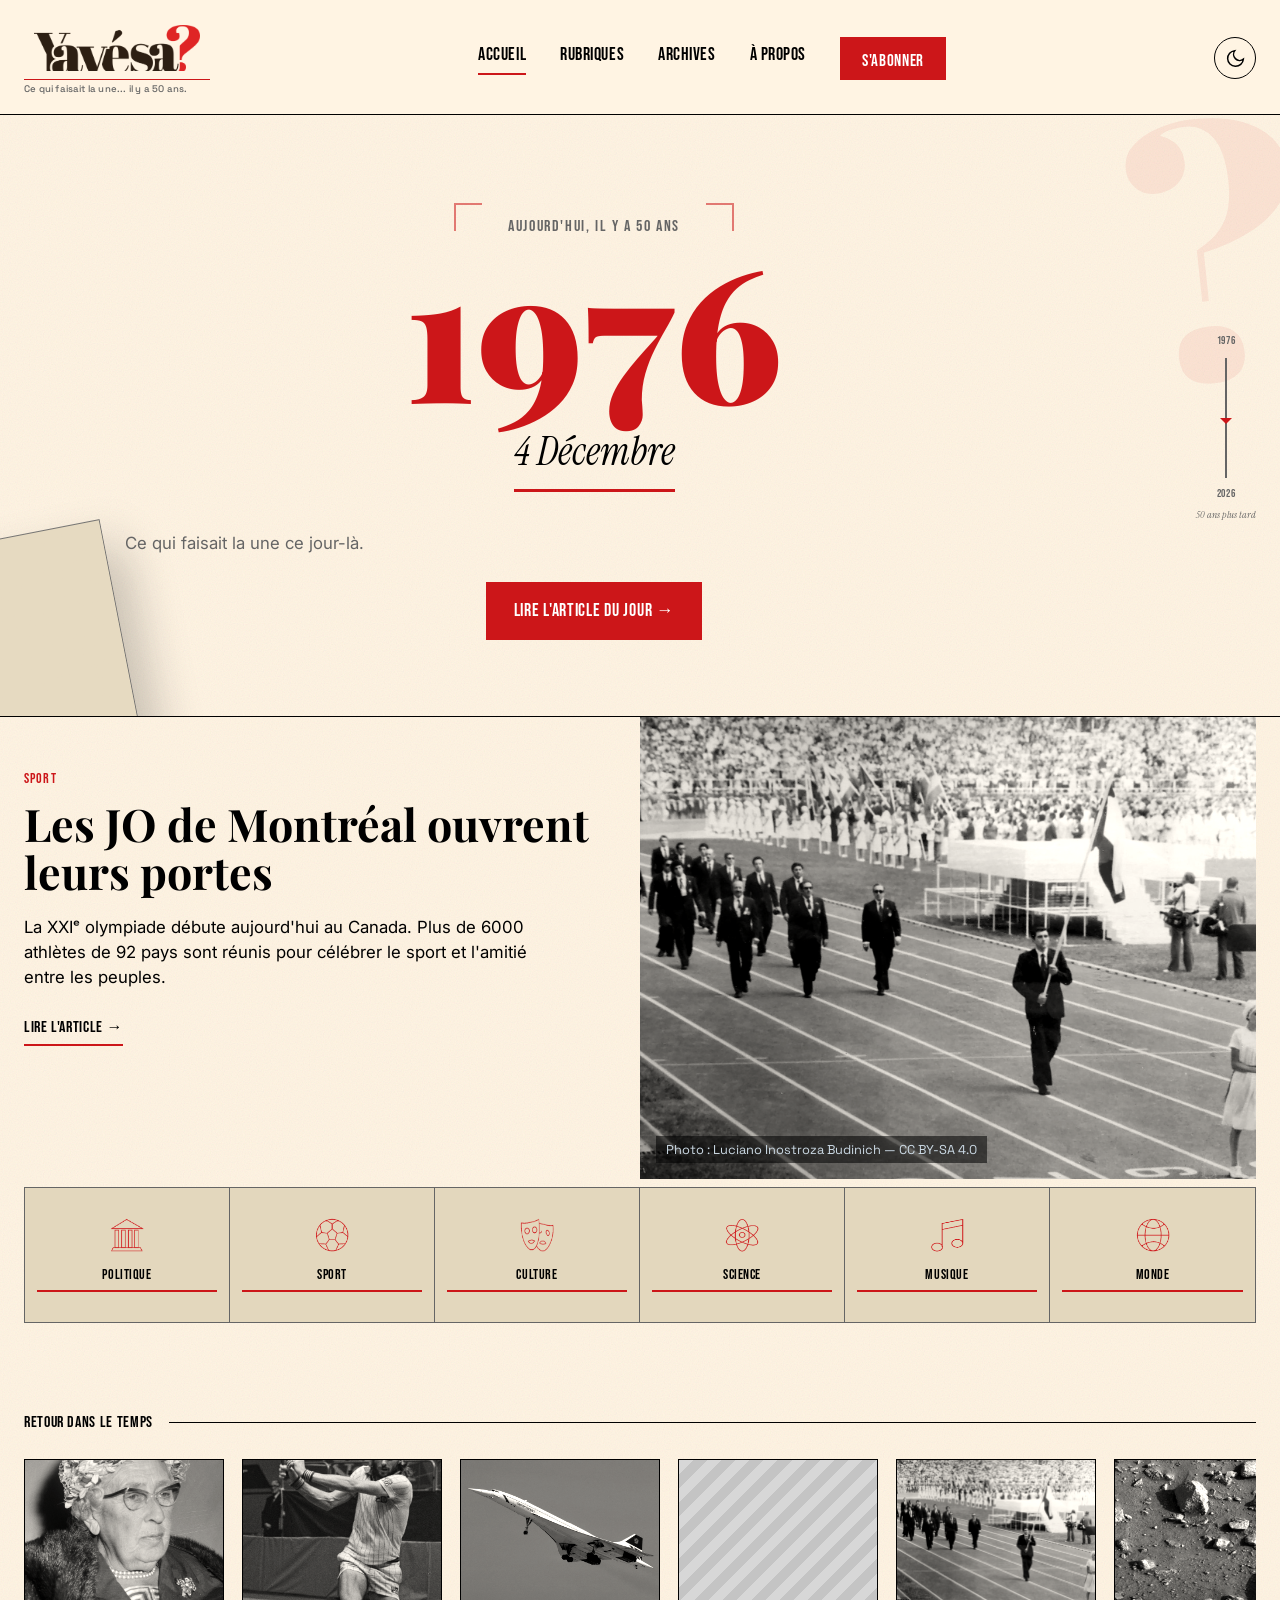
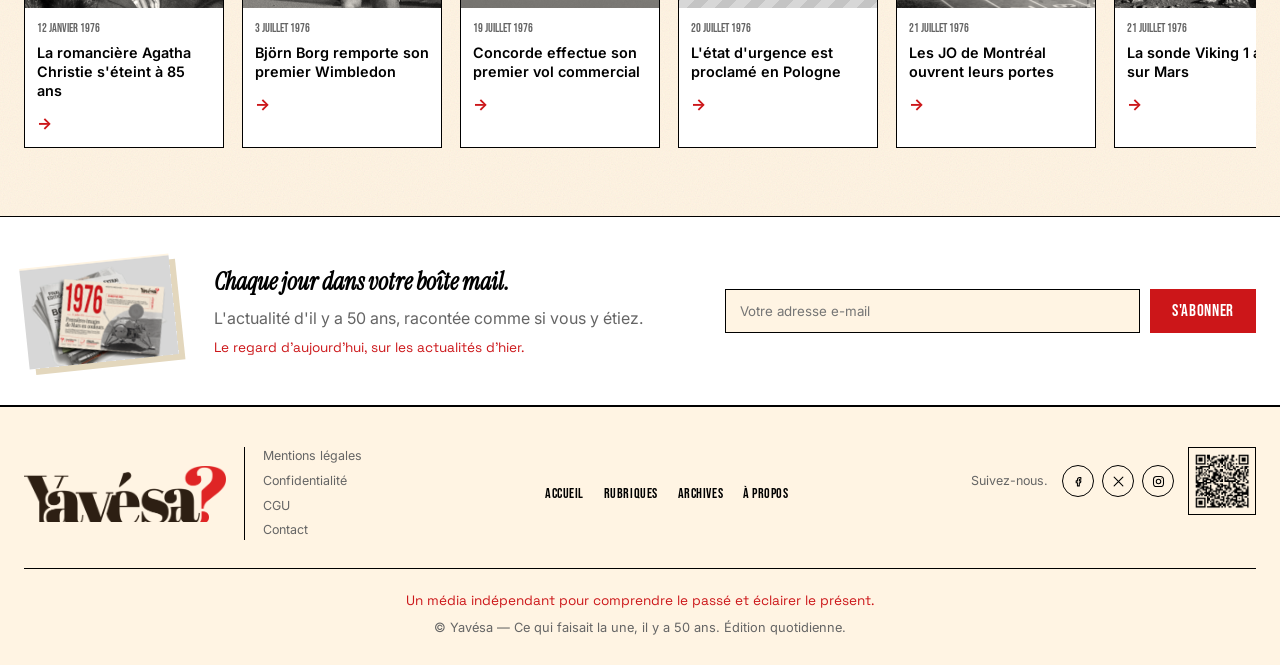
<file: index.html>
<!doctype html>
<html lang="fr">
<head>
  <meta charset="UTF-8">
  <meta name="viewport" content="width=device-width, initial-scale=1.0">
  <meta name="color-scheme" content="light dark">
  <title>Yavésa? — Ce qui faisait la une... il y a 50 ans.</title>
  <meta name="description" content="Yavésa republie chaque jour les événements diffusés exactement cinquante ans auparavant, enrichis du recul que nous possédons aujourd'hui.">
  <script src="js/theme.js"></script>
  <link rel="stylesheet" href="css/style.css">
</head>
<body>

  <header class="site-header">
    <div class="wrap">
      <a href="index.html" class="logo-block">
        <img src="assets/logo-mark.png" alt="Yavésa?" class="logo-img">
        <span class="logo-sub">Ce qui faisait la une... il y a 50 ans.</span>
      </a>
      <nav class="main-nav">
        <a href="index.html" class="active">Accueil</a>
        <a href="rubriques.html">Rubriques</a>
        <a href="archives.html">Archives</a>
        <a href="a-propos.html">À propos</a>
        <a href="a-propos.html#newsletter" class="btn-subscribe">S'abonner</a>
      </nav>
      <div class="header-controls">
        <button class="theme-toggle" data-theme-toggle aria-label="Activer le mode sombre" title="Mode sombre">
          <svg class="icon-moon" viewBox="0 0 24 24"><path d="M21 12.8A9 9 0 1 1 11.2 3 7 7 0 0 0 21 12.8Z"/></svg>
          <svg class="icon-sun" viewBox="0 0 24 24"><circle cx="12" cy="12" r="4"/><path d="M12 2v2M12 20v2M4.9 4.9l1.4 1.4M17.7 17.7l1.4 1.4M2 12h2M20 12h2M4.9 19.1l1.4-1.4M17.7 6.3l1.4-1.4"/></svg>
        </button>
        <button class="nav-toggle">Menu</button>
      </div>
    </div>
  </header>

  <main>
    <section class="hero">
      <div class="wrap" data-render="hero"></div>
    </section>

    <section class="featured">
      <div class="wrap" data-render="featured"></div>
    </section>

    <section class="categories">
      <div class="wrap">
        <div class="category-grid" data-render="categories-band"></div>
      </div>
    </section>

    <section class="rewind">
      <div class="wrap">
        <div class="rewind-title">Retour dans le temps</div>
        <div class="rewind-track" data-render="rewind"></div>
      </div>
    </section>

    <section class="newsletter-cta">
      <div class="wrap newsletter-cta-inner">
        <img src="assets/newsletter-mockup.png" alt="Aperçu de l'édition Yavésa" class="nc-card">
        <div class="nc-text">
          <h2>Chaque jour dans votre boîte mail.</h2>
          <p>L'actualité d'il y a 50 ans, racontée comme si vous y étiez.</p>
          <span class="nc-tagline">Le regard d'aujourd'hui, sur les actualités d'hier.</span>
        </div>
        <form class="nc-form" onsubmit="event.preventDefault()">
          <input type="email" placeholder="Votre adresse e-mail" required>
          <button class="btn-subscribe" type="submit">S'abonner</button>
        </form>
      </div>
    </section>
  </main>

  <footer class="site-footer">
    <div class="wrap">
      <div class="footer-top">
        <div class="footer-brand">
          <img src="assets/logo-mark.png" alt="Yavésa?" class="logo-img">
          <div class="footer-legal">
            <a href="#">Mentions légales</a>
            <a href="#">Confidentialité</a>
            <a href="#">CGU</a>
            <a href="#">Contact</a>
          </div>
        </div>
        <nav class="footer-nav">
          <a href="index.html">Accueil</a>
          <a href="rubriques.html">Rubriques</a>
          <a href="archives.html">Archives</a>
          <a href="a-propos.html">À propos</a>
        </nav>
        <div class="footer-social">
          <span class="footer-social-label">Suivez-nous.</span>
          <div class="social-icons">
            <a href="#" class="social-icon" aria-label="Facebook">
              <svg viewBox="0 0 24 24"><path d="M14 8.5h1.8V5.7h-2A3.5 3.5 0 0 0 10.3 9v2H8.3v3h2V19h3v-5h2l.5-3h-2.5V9c0-.3.2-.5.7-.5Z"/></svg>
            </a>
            <a href="#" class="social-icon" aria-label="X">
              <svg viewBox="0 0 24 24"><path d="M5 5l14 14M19 5 5 19"/></svg>
            </a>
            <a href="#" class="social-icon" aria-label="Instagram">
              <svg viewBox="0 0 24 24"><rect x="4" y="4" width="16" height="16" rx="5"/><circle cx="12" cy="12" r="3.6"/><circle cx="16.6" cy="7.4" r="0.6" fill="currentColor" stroke="none"/></svg>
            </a>
          </div>
          <div class="footer-qr"><img src="assets/qr-code.png" alt="QR code Yavésa" width="56" height="56"></div>
        </div>
      </div>
      <p class="footer-tagline">Un média indépendant pour comprendre le passé et éclairer le présent.</p>
      <div class="footer-copy">© Yavésa — Ce qui faisait la une, il y a 50 ans. Édition quotidienne.</div>
    </div>
  </footer>

  <script src="js/data.js"></script>
  <script src="js/main.js"></script>
</body>
</html>
</file>
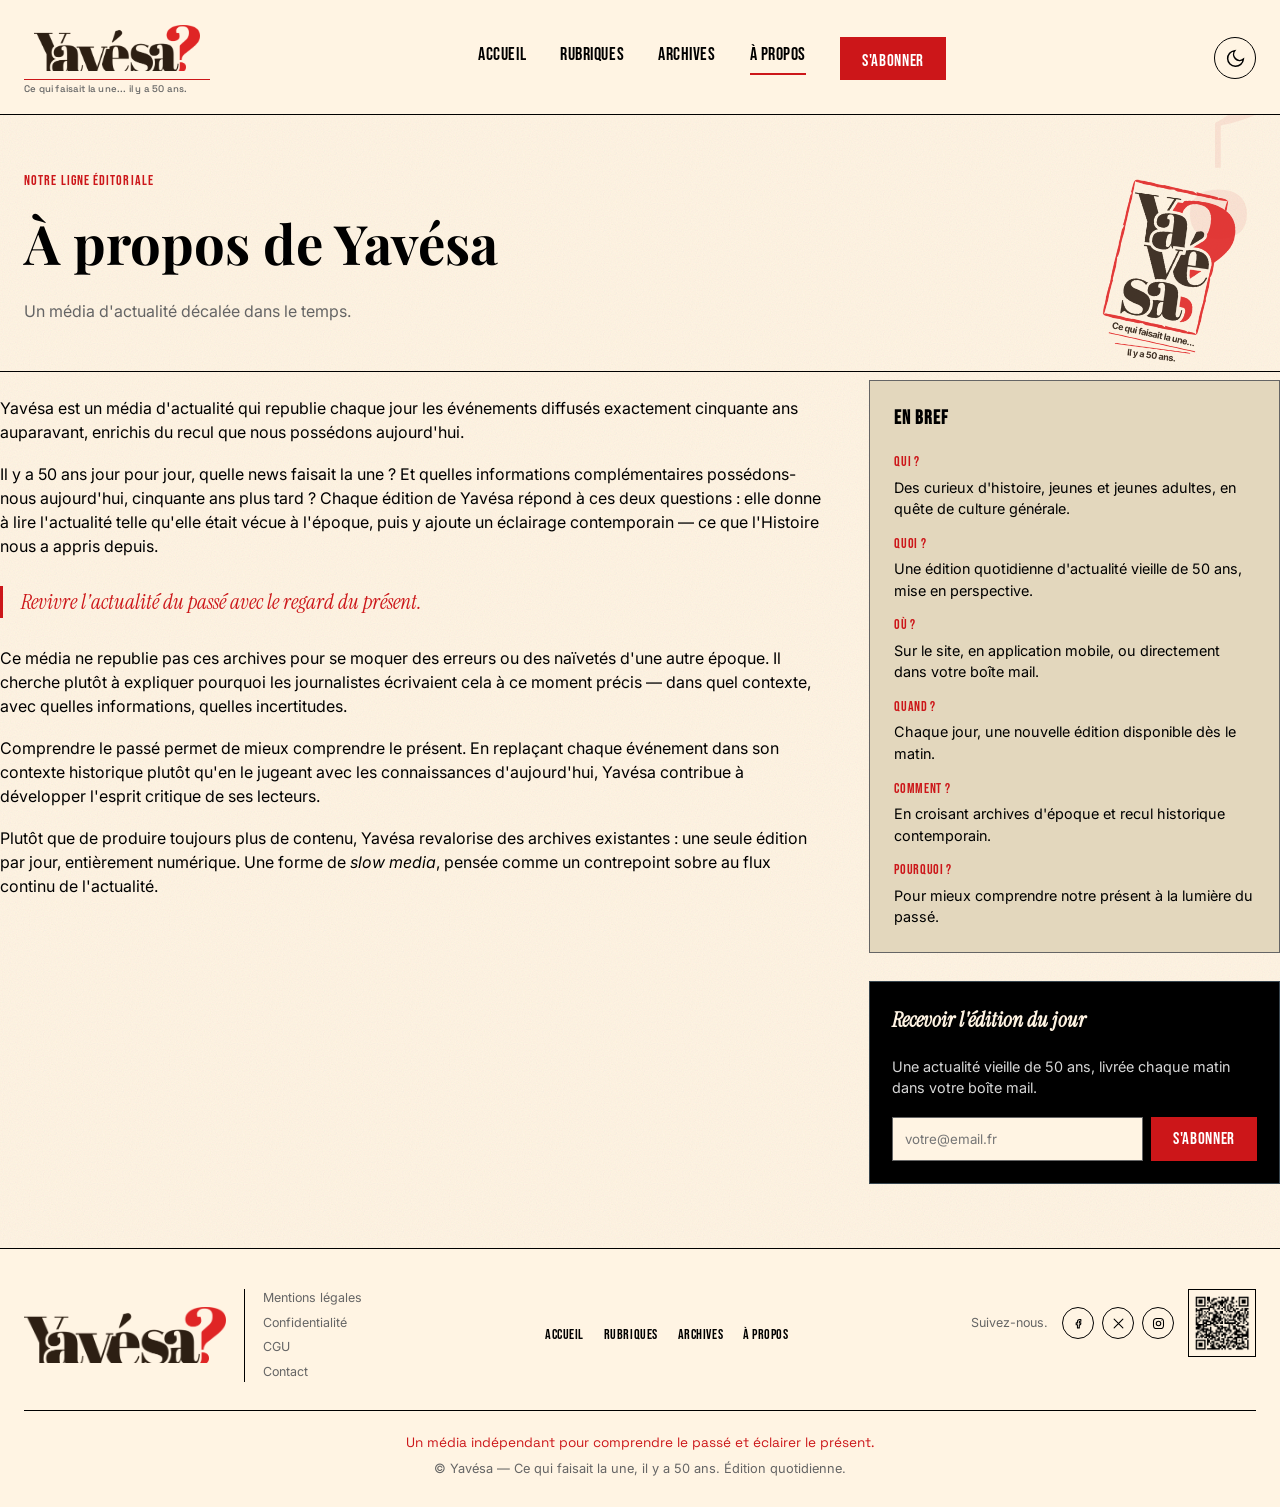
<file: a-propos.html>
<!doctype html>
<html lang="fr">
<head>
  <meta charset="UTF-8">
  <meta name="viewport" content="width=device-width, initial-scale=1.0">
  <meta name="color-scheme" content="light dark">
  <title>À propos — Yavésa?</title>
  <script src="js/theme.js"></script>
  <link rel="stylesheet" href="css/style.css">
</head>
<body>

  <header class="site-header">
    <div class="wrap">
      <a href="index.html" class="logo-block">
        <img src="assets/logo-mark.png" alt="Yavésa?" class="logo-img">
        <span class="logo-sub">Ce qui faisait la une... il y a 50 ans.</span>
      </a>
      <nav class="main-nav">
        <a href="index.html">Accueil</a>
        <a href="rubriques.html">Rubriques</a>
        <a href="archives.html">Archives</a>
        <a href="a-propos.html" class="active">À propos</a>
        <a href="a-propos.html#newsletter" class="btn-subscribe">S'abonner</a>
      </nav>
      <div class="header-controls">
        <button class="theme-toggle" data-theme-toggle aria-label="Activer le mode sombre" title="Mode sombre">
          <svg class="icon-moon" viewBox="0 0 24 24"><path d="M21 12.8A9 9 0 1 1 11.2 3 7 7 0 0 0 21 12.8Z"/></svg>
          <svg class="icon-sun" viewBox="0 0 24 24"><circle cx="12" cy="12" r="4"/><path d="M12 2v2M12 20v2M4.9 4.9l1.4 1.4M17.7 17.7l1.4 1.4M2 12h2M20 12h2M4.9 19.1l1.4-1.4M17.7 6.3l1.4-1.4"/></svg>
        </button>
        <button class="nav-toggle">Menu</button>
      </div>
    </div>
  </header>

  <main>
    <section class="page-header">
      <div class="wrap">
        <img src="assets/logo-stamp.png" alt="" class="about-stamp">
        <span class="eyebrow">NOTRE LIGNE ÉDITORIALE</span>
        <h1>À propos de Yavésa</h1>
        <p>Un média d'actualité décalée dans le temps.</p>
      </div>
    </section>

    <div class="wrap about-body">
      <div class="col">
        <p>Yavésa est un média d'actualité qui republie chaque jour les événements diffusés exactement cinquante ans auparavant, enrichis du recul que nous possédons aujourd'hui.</p>
        <p>Il y a 50 ans jour pour jour, quelle news faisait la une ? Et quelles informations complémentaires possédons-nous aujourd'hui, cinquante ans plus tard ? Chaque édition de Yavésa répond à ces deux questions : elle donne à lire l'actualité telle qu'elle était vécue à l'époque, puis y ajoute un éclairage contemporain — ce que l'Histoire nous a appris depuis.</p>
        <blockquote>Revivre l'actualité du passé avec le regard du présent.</blockquote>
        <p>Ce média ne republie pas ces archives pour se moquer des erreurs ou des naïvetés d'une autre époque. Il cherche plutôt à expliquer pourquoi les journalistes écrivaient cela à ce moment précis — dans quel contexte, avec quelles informations, quelles incertitudes.</p>
        <p>Comprendre le passé permet de mieux comprendre le présent. En replaçant chaque événement dans son contexte historique plutôt qu'en le jugeant avec les connaissances d'aujourd'hui, Yavésa contribue à développer l'esprit critique de ses lecteurs.</p>
        <p>Plutôt que de produire toujours plus de contenu, Yavésa revalorise des archives existantes : une seule édition par jour, entièrement numérique. Une forme de <em>slow media</em>, pensée comme un contrepoint sobre au flux continu de l'actualité.</p>
      </div>

      <div class="col">
        <div class="qqoqcp">
          <h3>En bref</h3>
          <dl>
            <dt>QUI ?</dt>
            <dd>Des curieux d'histoire, jeunes et jeunes adultes, en quête de culture générale.</dd>
            <dt>QUOI ?</dt>
            <dd>Une édition quotidienne d'actualité vieille de 50 ans, mise en perspective.</dd>
            <dt>OÙ ?</dt>
            <dd>Sur le site, en application mobile, ou directement dans votre boîte mail.</dd>
            <dt>QUAND ?</dt>
            <dd>Chaque jour, une nouvelle édition disponible dès le matin.</dd>
            <dt>COMMENT ?</dt>
            <dd>En croisant archives d'époque et recul historique contemporain.</dd>
            <dt>POURQUOI ?</dt>
            <dd>Pour mieux comprendre notre présent à la lumière du passé.</dd>
          </dl>
        </div>

        <div class="newsletter-box" id="newsletter">
          <h3>Recevoir l'édition du jour</h3>
          <p style="font-size:0.9rem; color: var(--gris-clair)">Une actualité vieille de 50 ans, livrée chaque matin dans votre boîte mail.</p>
          <form onsubmit="event.preventDefault()">
            <input type="email" placeholder="votre@email.fr" required>
            <button class="btn-subscribe" type="submit">S'abonner</button>
          </form>
        </div>
      </div>
    </div>
  </main>

  <footer class="site-footer">
    <div class="wrap">
      <div class="footer-top">
        <div class="footer-brand">
          <img src="assets/logo-mark.png" alt="Yavésa?" class="logo-img">
          <div class="footer-legal">
            <a href="#">Mentions légales</a>
            <a href="#">Confidentialité</a>
            <a href="#">CGU</a>
            <a href="#">Contact</a>
          </div>
        </div>
        <nav class="footer-nav">
          <a href="index.html">Accueil</a>
          <a href="rubriques.html">Rubriques</a>
          <a href="archives.html">Archives</a>
          <a href="a-propos.html">À propos</a>
        </nav>
        <div class="footer-social">
          <span class="footer-social-label">Suivez-nous.</span>
          <div class="social-icons">
            <a href="#" class="social-icon" aria-label="Facebook">
              <svg viewBox="0 0 24 24"><path d="M14 8.5h1.8V5.7h-2A3.5 3.5 0 0 0 10.3 9v2H8.3v3h2V19h3v-5h2l.5-3h-2.5V9c0-.3.2-.5.7-.5Z"/></svg>
            </a>
            <a href="#" class="social-icon" aria-label="X">
              <svg viewBox="0 0 24 24"><path d="M5 5l14 14M19 5 5 19"/></svg>
            </a>
            <a href="#" class="social-icon" aria-label="Instagram">
              <svg viewBox="0 0 24 24"><rect x="4" y="4" width="16" height="16" rx="5"/><circle cx="12" cy="12" r="3.6"/><circle cx="16.6" cy="7.4" r="0.6" fill="currentColor" stroke="none"/></svg>
            </a>
          </div>
          <div class="footer-qr"><img src="assets/qr-code.png" alt="QR code Yavésa" width="56" height="56"></div>
        </div>
      </div>
      <p class="footer-tagline">Un média indépendant pour comprendre le passé et éclairer le présent.</p>
      <div class="footer-copy">© Yavésa — Ce qui faisait la une, il y a 50 ans. Édition quotidienne.</div>
    </div>
  </footer>

  <script src="js/data.js"></script>
  <script src="js/main.js"></script>
</body>
</html>
</file>
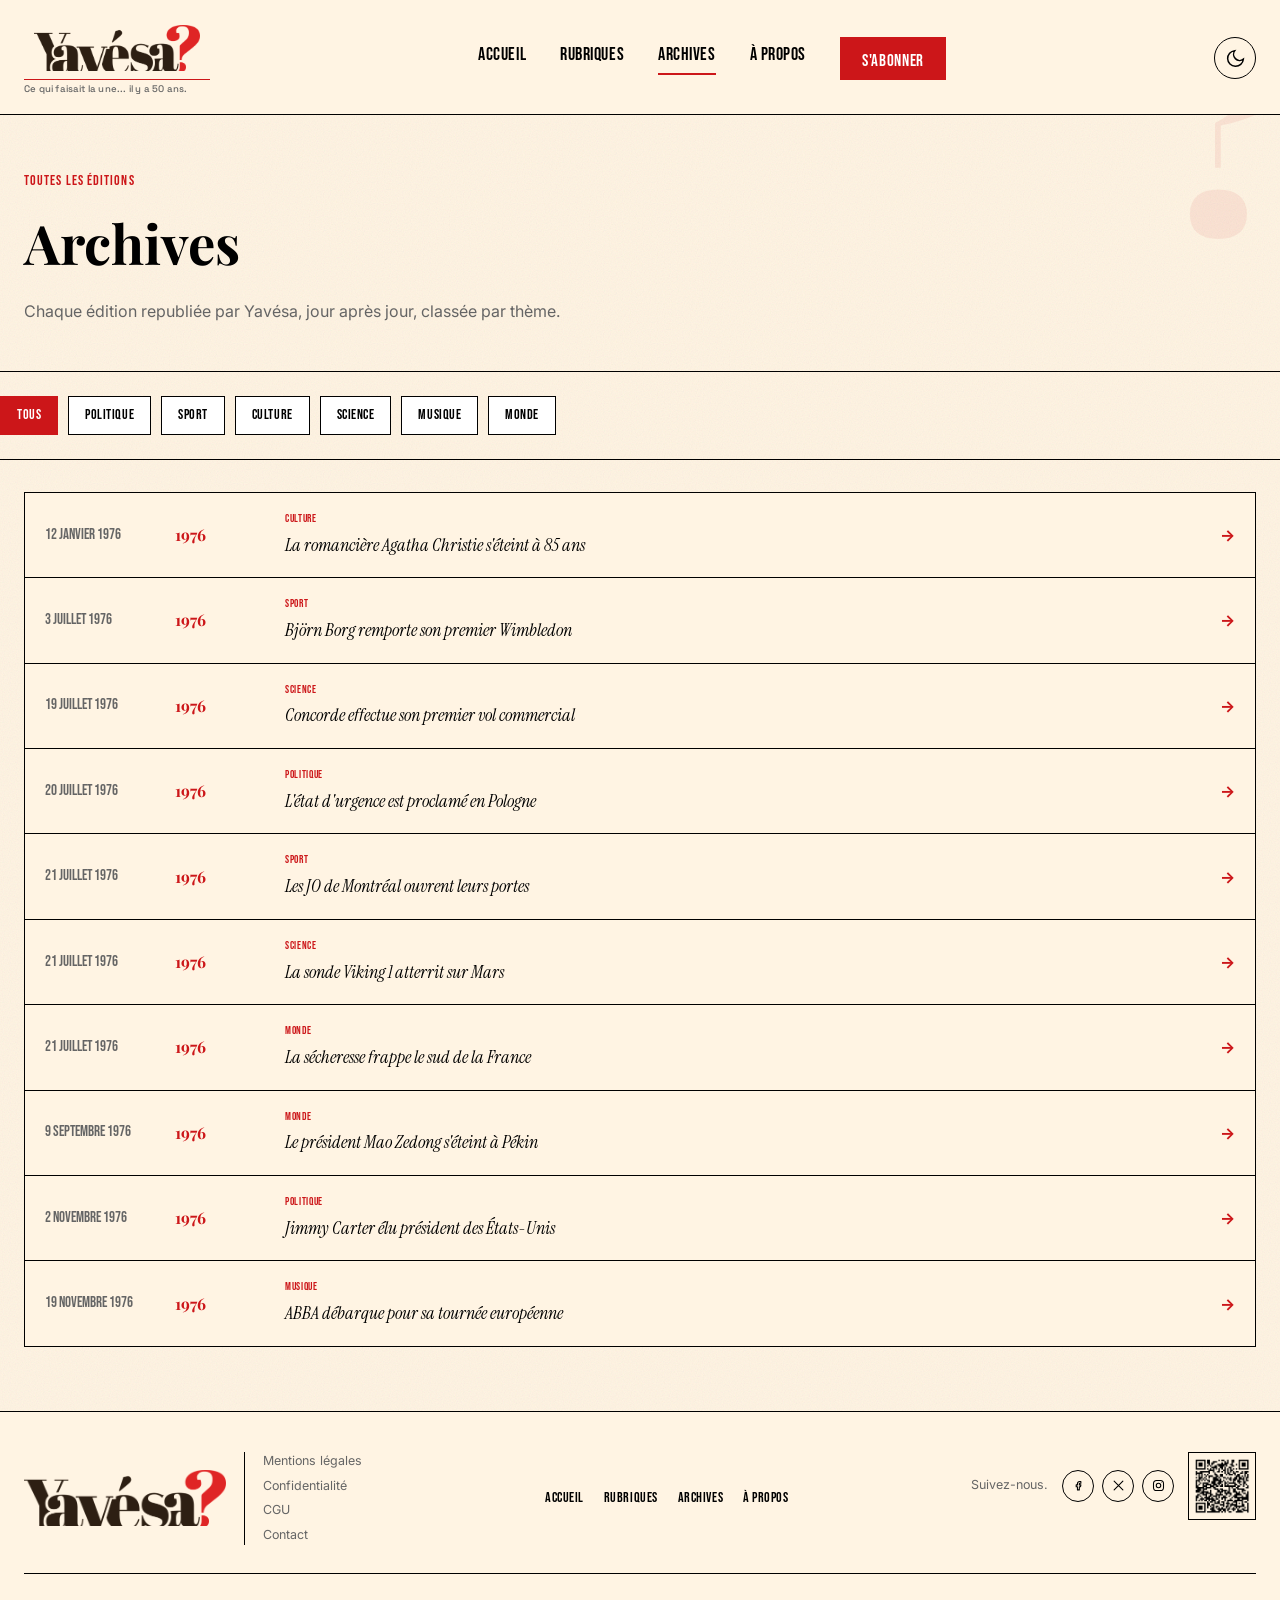
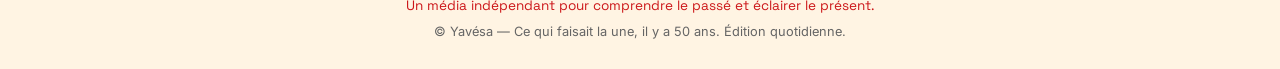
<file: archives.html>
<!doctype html>
<html lang="fr">
<head>
  <meta charset="UTF-8">
  <meta name="viewport" content="width=device-width, initial-scale=1.0">
  <meta name="color-scheme" content="light dark">
  <title>Archives — Yavésa?</title>
  <script src="js/theme.js"></script>
  <link rel="stylesheet" href="css/style.css">
</head>
<body>

  <header class="site-header">
    <div class="wrap">
      <a href="index.html" class="logo-block">
        <img src="assets/logo-mark.png" alt="Yavésa?" class="logo-img">
        <span class="logo-sub">Ce qui faisait la une... il y a 50 ans.</span>
      </a>
      <nav class="main-nav">
        <a href="index.html">Accueil</a>
        <a href="rubriques.html">Rubriques</a>
        <a href="archives.html" class="active">Archives</a>
        <a href="a-propos.html">À propos</a>
        <a href="a-propos.html#newsletter" class="btn-subscribe">S'abonner</a>
      </nav>
      <div class="header-controls">
        <button class="theme-toggle" data-theme-toggle aria-label="Activer le mode sombre" title="Mode sombre">
          <svg class="icon-moon" viewBox="0 0 24 24"><path d="M21 12.8A9 9 0 1 1 11.2 3 7 7 0 0 0 21 12.8Z"/></svg>
          <svg class="icon-sun" viewBox="0 0 24 24"><circle cx="12" cy="12" r="4"/><path d="M12 2v2M12 20v2M4.9 4.9l1.4 1.4M17.7 17.7l1.4 1.4M2 12h2M20 12h2M4.9 19.1l1.4-1.4M17.7 6.3l1.4-1.4"/></svg>
        </button>
        <button class="nav-toggle">Menu</button>
      </div>
    </div>
  </header>

  <main>
    <section class="page-header">
      <div class="wrap">
        <span class="eyebrow">TOUTES LES ÉDITIONS</span>
        <h1>Archives</h1>
        <p>Chaque édition republiée par Yavésa, jour après jour, classée par thème.</p>
      </div>
    </section>

    <div class="wrap archive-filters">
      <a class="filter-btn" href="archives.html">Tous</a>
      <a class="filter-btn" href="archives.html?cat=politique">Politique</a>
      <a class="filter-btn" href="archives.html?cat=sport">Sport</a>
      <a class="filter-btn" href="archives.html?cat=culture">Culture</a>
      <a class="filter-btn" href="archives.html?cat=science">Science</a>
      <a class="filter-btn" href="archives.html?cat=musique">Musique</a>
      <a class="filter-btn" href="archives.html?cat=monde">Monde</a>
    </div>

    <div class="wrap">
      <div class="archive-list" data-render="archive-list"></div>
    </div>
  </main>

  <footer class="site-footer">
    <div class="wrap">
      <div class="footer-top">
        <div class="footer-brand">
          <img src="assets/logo-mark.png" alt="Yavésa?" class="logo-img">
          <div class="footer-legal">
            <a href="#">Mentions légales</a>
            <a href="#">Confidentialité</a>
            <a href="#">CGU</a>
            <a href="#">Contact</a>
          </div>
        </div>
        <nav class="footer-nav">
          <a href="index.html">Accueil</a>
          <a href="rubriques.html">Rubriques</a>
          <a href="archives.html">Archives</a>
          <a href="a-propos.html">À propos</a>
        </nav>
        <div class="footer-social">
          <span class="footer-social-label">Suivez-nous.</span>
          <div class="social-icons">
            <a href="#" class="social-icon" aria-label="Facebook">
              <svg viewBox="0 0 24 24"><path d="M14 8.5h1.8V5.7h-2A3.5 3.5 0 0 0 10.3 9v2H8.3v3h2V19h3v-5h2l.5-3h-2.5V9c0-.3.2-.5.7-.5Z"/></svg>
            </a>
            <a href="#" class="social-icon" aria-label="X">
              <svg viewBox="0 0 24 24"><path d="M5 5l14 14M19 5 5 19"/></svg>
            </a>
            <a href="#" class="social-icon" aria-label="Instagram">
              <svg viewBox="0 0 24 24"><rect x="4" y="4" width="16" height="16" rx="5"/><circle cx="12" cy="12" r="3.6"/><circle cx="16.6" cy="7.4" r="0.6" fill="currentColor" stroke="none"/></svg>
            </a>
          </div>
          <div class="footer-qr"><img src="assets/qr-code.png" alt="QR code Yavésa" width="56" height="56"></div>
        </div>
      </div>
      <p class="footer-tagline">Un média indépendant pour comprendre le passé et éclairer le présent.</p>
      <div class="footer-copy">© Yavésa — Ce qui faisait la une, il y a 50 ans. Édition quotidienne.</div>
    </div>
  </footer>

  <script src="js/data.js"></script>
  <script src="js/main.js"></script>
  <script>
    document.addEventListener("DOMContentLoaded", () => {
      const params = new URLSearchParams(location.search);
      const cat = params.get("cat");
      document.querySelectorAll(".filter-btn").forEach(btn => {
        const btnCat = new URL(btn.href).searchParams.get("cat");
        if (btnCat === cat) btn.classList.add("active");
      });
    });
  </script>
</body>
</html>
</file>
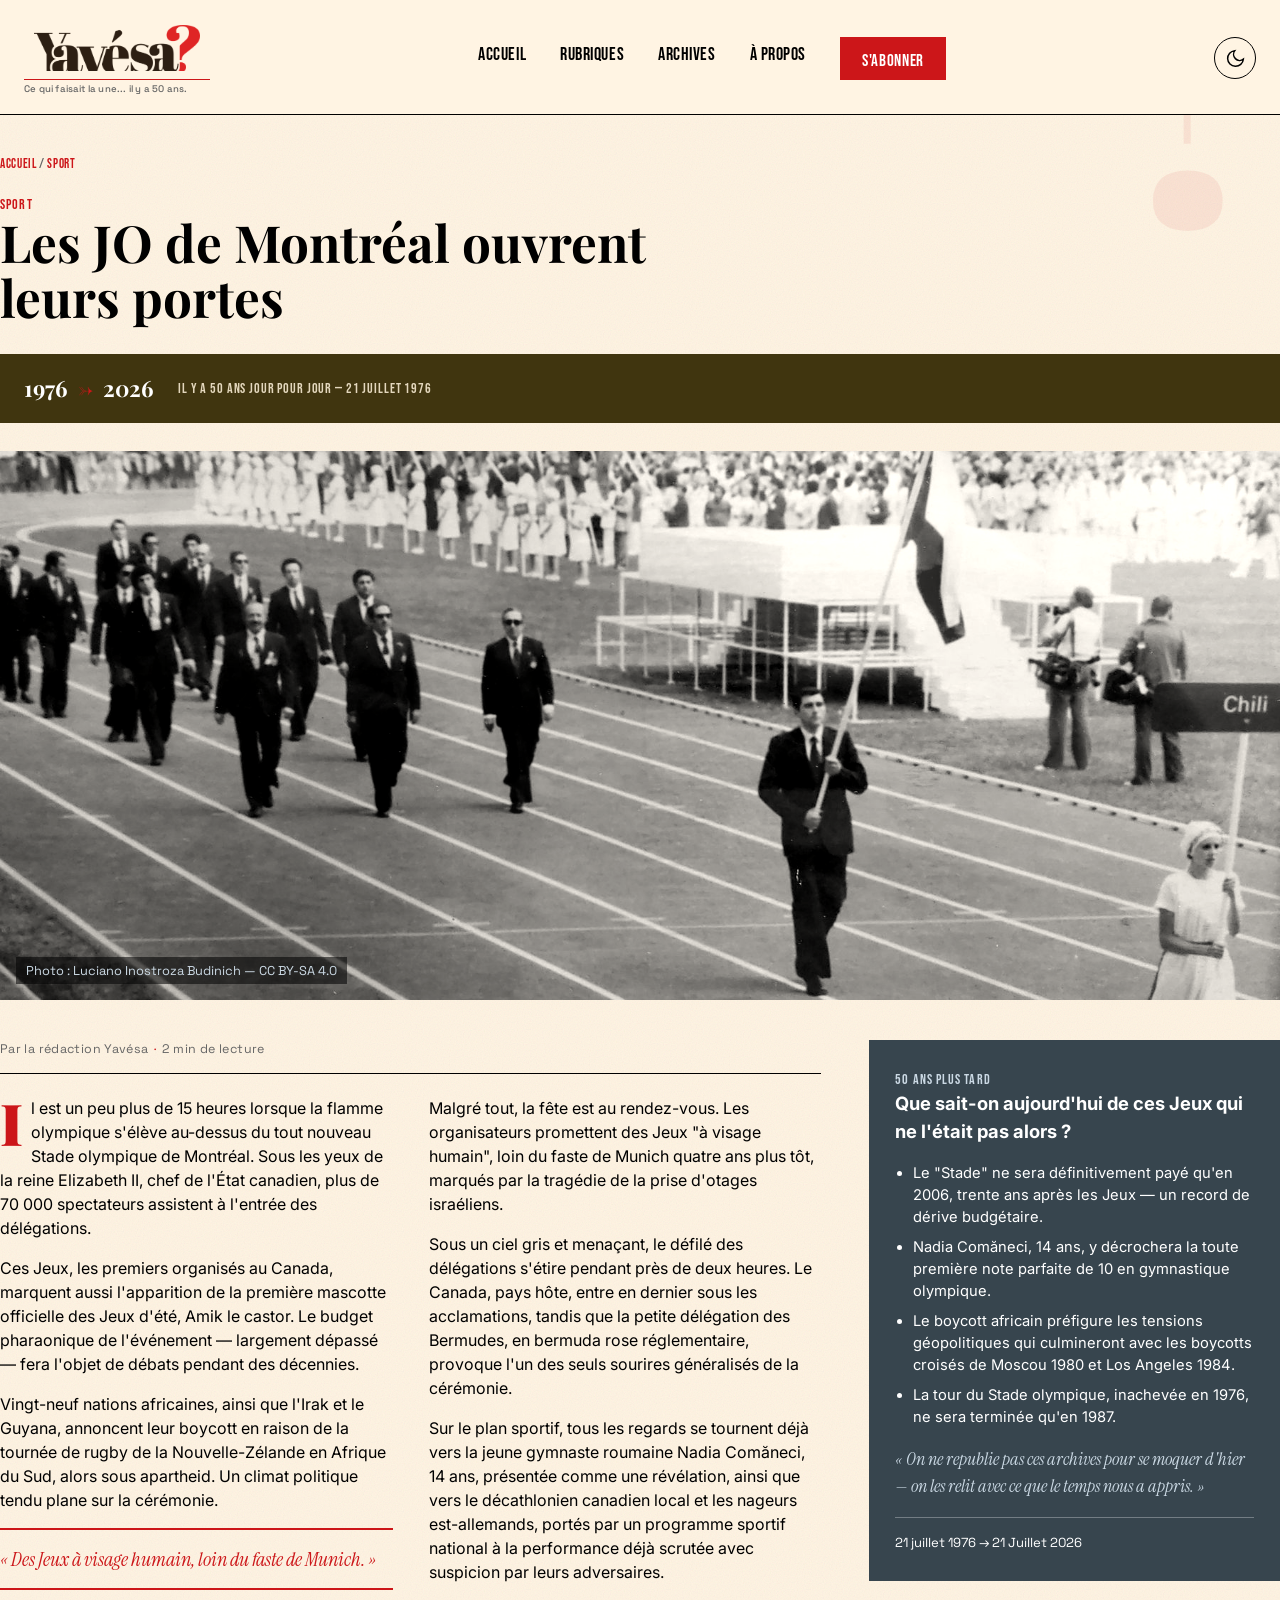
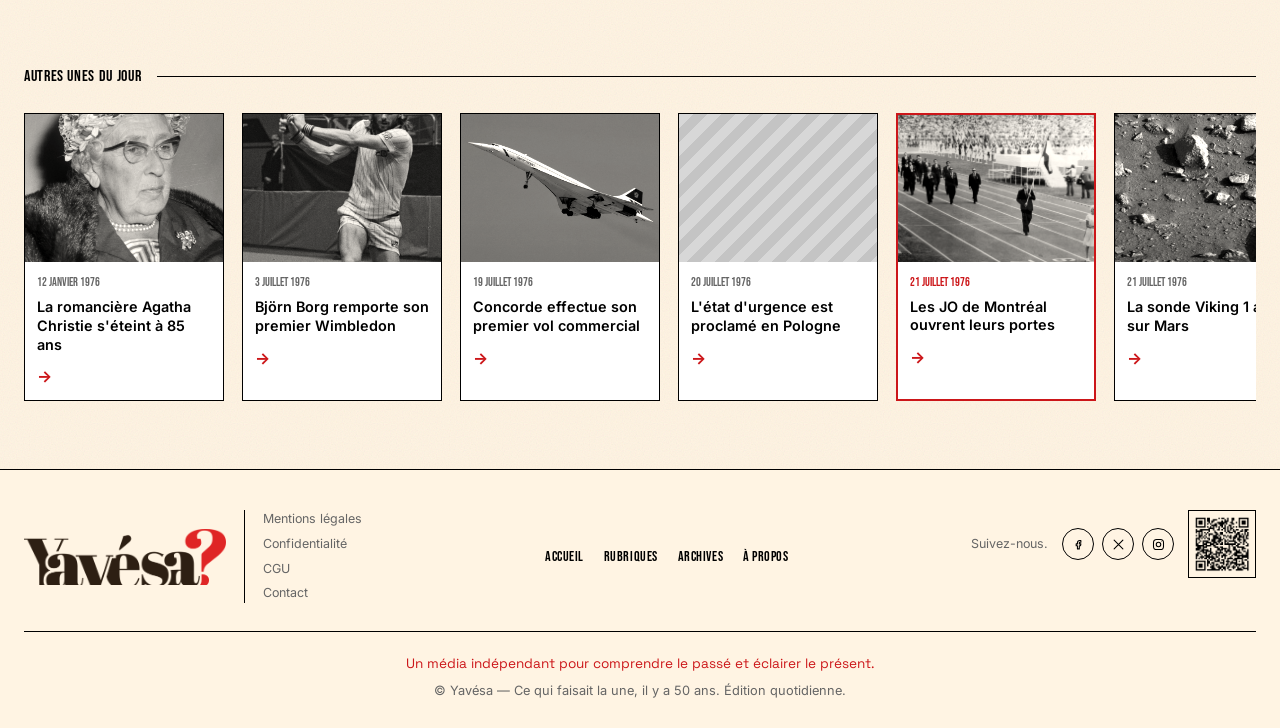
<file: article.html>
<!doctype html>
<html lang="fr">
<head>
  <meta charset="UTF-8">
  <meta name="viewport" content="width=device-width, initial-scale=1.0">
  <meta name="color-scheme" content="light dark">
  <title>Yavésa?</title>
  <script src="js/theme.js"></script>
  <link rel="stylesheet" href="css/style.css">
</head>
<body>

  <header class="site-header">
    <div class="wrap">
      <a href="index.html" class="logo-block">
        <img src="assets/logo-mark.png" alt="Yavésa?" class="logo-img">
        <span class="logo-sub">Ce qui faisait la une... il y a 50 ans.</span>
      </a>
      <nav class="main-nav">
        <a href="index.html">Accueil</a>
        <a href="rubriques.html">Rubriques</a>
        <a href="archives.html">Archives</a>
        <a href="a-propos.html">À propos</a>
        <a href="a-propos.html#newsletter" class="btn-subscribe">S'abonner</a>
      </nav>
      <div class="header-controls">
        <button class="theme-toggle" data-theme-toggle aria-label="Activer le mode sombre" title="Mode sombre">
          <svg class="icon-moon" viewBox="0 0 24 24"><path d="M21 12.8A9 9 0 1 1 11.2 3 7 7 0 0 0 21 12.8Z"/></svg>
          <svg class="icon-sun" viewBox="0 0 24 24"><circle cx="12" cy="12" r="4"/><path d="M12 2v2M12 20v2M4.9 4.9l1.4 1.4M17.7 17.7l1.4 1.4M2 12h2M20 12h2M4.9 19.1l1.4-1.4M17.7 6.3l1.4-1.4"/></svg>
        </button>
        <button class="nav-toggle">Menu</button>
      </div>
    </div>
  </header>

  <main>
    <div data-render="article"></div>
  </main>

  <footer class="site-footer">
    <div class="wrap">
      <div class="footer-top">
        <div class="footer-brand">
          <img src="assets/logo-mark.png" alt="Yavésa?" class="logo-img">
          <div class="footer-legal">
            <a href="#">Mentions légales</a>
            <a href="#">Confidentialité</a>
            <a href="#">CGU</a>
            <a href="#">Contact</a>
          </div>
        </div>
        <nav class="footer-nav">
          <a href="index.html">Accueil</a>
          <a href="rubriques.html">Rubriques</a>
          <a href="archives.html">Archives</a>
          <a href="a-propos.html">À propos</a>
        </nav>
        <div class="footer-social">
          <span class="footer-social-label">Suivez-nous.</span>
          <div class="social-icons">
            <a href="#" class="social-icon" aria-label="Facebook">
              <svg viewBox="0 0 24 24"><path d="M14 8.5h1.8V5.7h-2A3.5 3.5 0 0 0 10.3 9v2H8.3v3h2V19h3v-5h2l.5-3h-2.5V9c0-.3.2-.5.7-.5Z"/></svg>
            </a>
            <a href="#" class="social-icon" aria-label="X">
              <svg viewBox="0 0 24 24"><path d="M5 5l14 14M19 5 5 19"/></svg>
            </a>
            <a href="#" class="social-icon" aria-label="Instagram">
              <svg viewBox="0 0 24 24"><rect x="4" y="4" width="16" height="16" rx="5"/><circle cx="12" cy="12" r="3.6"/><circle cx="16.6" cy="7.4" r="0.6" fill="currentColor" stroke="none"/></svg>
            </a>
          </div>
          <div class="footer-qr"><img src="assets/qr-code.png" alt="QR code Yavésa" width="56" height="56"></div>
        </div>
      </div>
      <p class="footer-tagline">Un média indépendant pour comprendre le passé et éclairer le présent.</p>
      <div class="footer-copy">© Yavésa — Ce qui faisait la une, il y a 50 ans. Édition quotidienne.</div>
    </div>
  </footer>

  <script src="js/data.js"></script>
  <script src="js/main.js"></script>
</body>
</html>
</file>
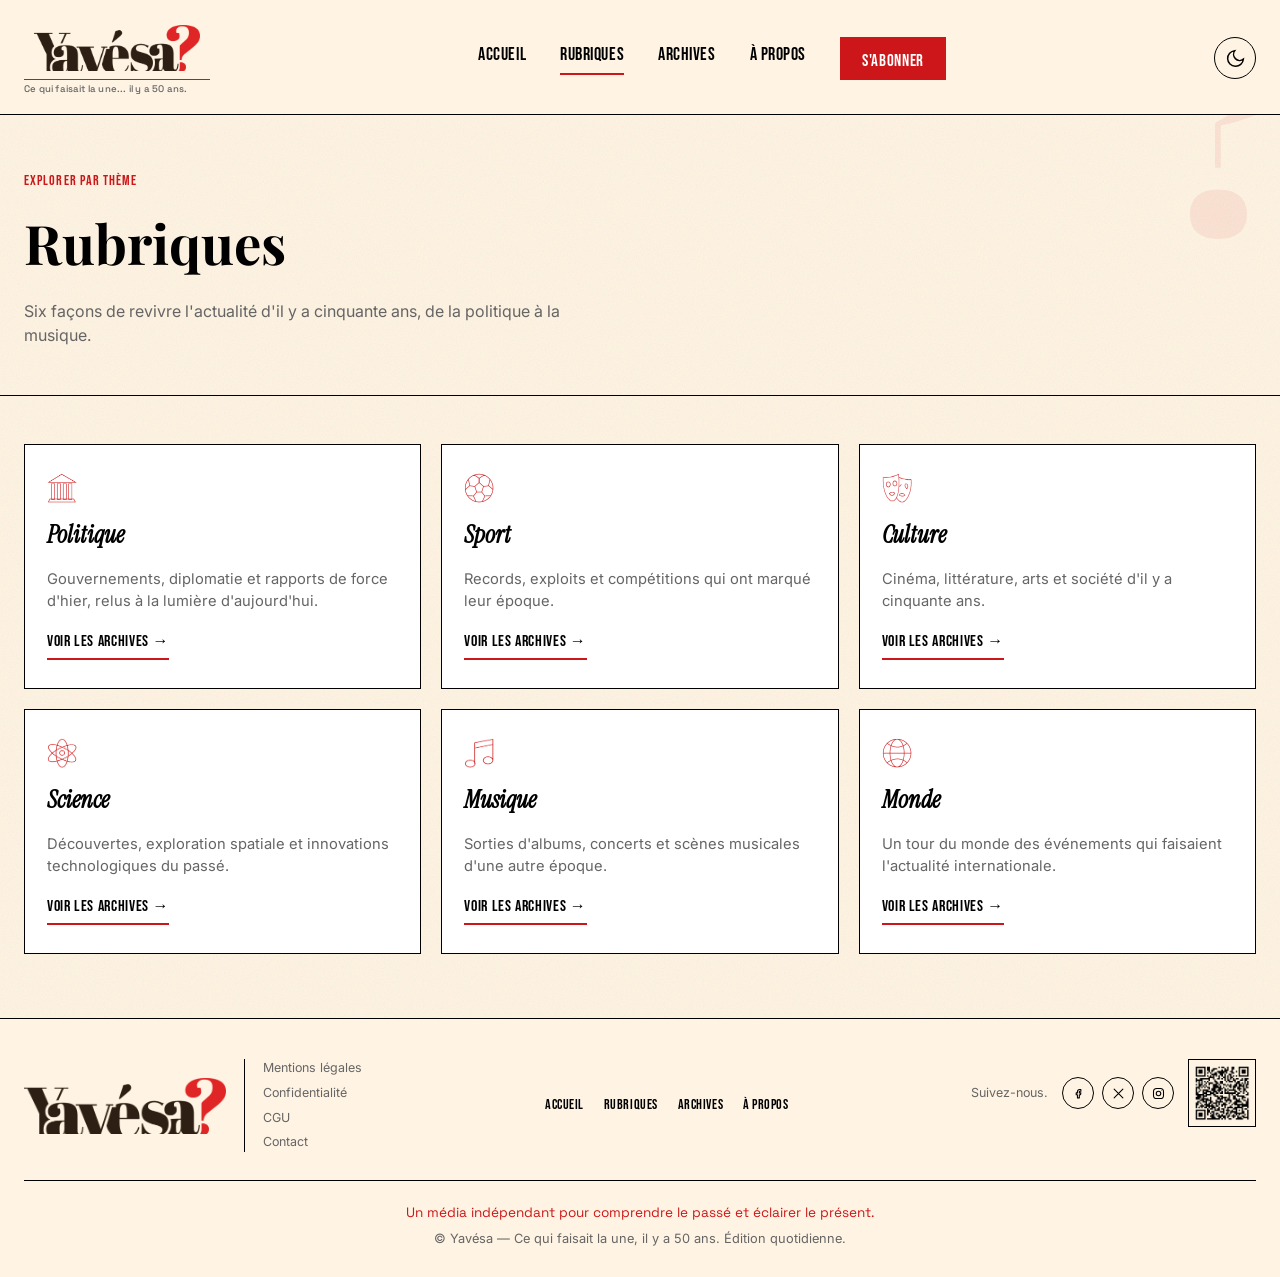
<file: rubriques.html>
<!doctype html>
<html lang="fr">
<head>
  <meta charset="UTF-8">
  <meta name="viewport" content="width=device-width, initial-scale=1.0">
  <meta name="color-scheme" content="light dark">
  <title>Rubriques — Yavésa?</title>
  <script src="js/theme.js"></script>
  <link rel="stylesheet" href="css/style.css">
</head>
<body>

  <header class="site-header">
    <div class="wrap">
      <a href="index.html" class="logo-block">
        <img src="assets/logo-mark.png" alt="Yavésa?" class="logo-img">
        <span class="logo-sub">Ce qui faisait la une... il y a 50 ans.</span>
      </a>
      <nav class="main-nav">
        <a href="index.html">Accueil</a>
        <a href="rubriques.html" class="active">Rubriques</a>
        <a href="archives.html">Archives</a>
        <a href="a-propos.html">À propos</a>
        <a href="a-propos.html#newsletter" class="btn-subscribe">S'abonner</a>
      </nav>
      <div class="header-controls">
        <button class="theme-toggle" data-theme-toggle aria-label="Activer le mode sombre" title="Mode sombre">
          <svg class="icon-moon" viewBox="0 0 24 24"><path d="M21 12.8A9 9 0 1 1 11.2 3 7 7 0 0 0 21 12.8Z"/></svg>
          <svg class="icon-sun" viewBox="0 0 24 24"><circle cx="12" cy="12" r="4"/><path d="M12 2v2M12 20v2M4.9 4.9l1.4 1.4M17.7 17.7l1.4 1.4M2 12h2M20 12h2M4.9 19.1l1.4-1.4M17.7 6.3l1.4-1.4"/></svg>
        </button>
        <button class="nav-toggle">Menu</button>
      </div>
    </div>
  </header>

  <main>
    <section class="page-header">
      <div class="wrap">
        <span class="eyebrow">EXPLORER PAR THÈME</span>
        <h1>Rubriques</h1>
        <p>Six façons de revivre l'actualité d'il y a cinquante ans, de la politique à la musique.</p>
      </div>
    </section>

    <div class="wrap">
      <div class="rubriques-grid" data-render="categories-grid"></div>
    </div>
  </main>

  <footer class="site-footer">
    <div class="wrap">
      <div class="footer-top">
        <div class="footer-brand">
          <img src="assets/logo-mark.png" alt="Yavésa?" class="logo-img">
          <div class="footer-legal">
            <a href="#">Mentions légales</a>
            <a href="#">Confidentialité</a>
            <a href="#">CGU</a>
            <a href="#">Contact</a>
          </div>
        </div>
        <nav class="footer-nav">
          <a href="index.html">Accueil</a>
          <a href="rubriques.html">Rubriques</a>
          <a href="archives.html">Archives</a>
          <a href="a-propos.html">À propos</a>
        </nav>
        <div class="footer-social">
          <span class="footer-social-label">Suivez-nous.</span>
          <div class="social-icons">
            <a href="#" class="social-icon" aria-label="Facebook">
              <svg viewBox="0 0 24 24"><path d="M14 8.5h1.8V5.7h-2A3.5 3.5 0 0 0 10.3 9v2H8.3v3h2V19h3v-5h2l.5-3h-2.5V9c0-.3.2-.5.7-.5Z"/></svg>
            </a>
            <a href="#" class="social-icon" aria-label="X">
              <svg viewBox="0 0 24 24"><path d="M5 5l14 14M19 5 5 19"/></svg>
            </a>
            <a href="#" class="social-icon" aria-label="Instagram">
              <svg viewBox="0 0 24 24"><rect x="4" y="4" width="16" height="16" rx="5"/><circle cx="12" cy="12" r="3.6"/><circle cx="16.6" cy="7.4" r="0.6" fill="currentColor" stroke="none"/></svg>
            </a>
          </div>
          <div class="footer-qr"><img src="assets/qr-code.png" alt="QR code Yavésa" width="56" height="56"></div>
        </div>
      </div>
      <p class="footer-tagline">Un média indépendant pour comprendre le passé et éclairer le présent.</p>
      <div class="footer-copy">© Yavésa — Ce qui faisait la une, il y a 50 ans. Édition quotidienne.</div>
    </div>
  </footer>

  <script src="js/data.js"></script>
  <script src="js/main.js"></script>
</body>
</html>
</file>
<file: css/style.css>
@import url('https://fonts.googleapis.com/css2?family=Playfair+Display:ital,wght@0,600;0,700;0,900;1,600&family=Instrument+Serif:ital@0;1&family=Inter:wght@400;500;600;700&family=Bebas+Neue&family=Space+Grotesk:wght@400;500;700&display=swap');

:root {
  --rouge: #CC1619;
  --noir: #000000;
  --papier: #FFF4E3;
  --blanc: #FFFFFF;
  --bleu-ardoise: #37454E;
  --bleu-pastel: #CBD9E4;
  --gris-texte: #656565;
  --gris-clair: #D7D7D7;
  --kaki: #40350F;
  --beige-archive: #E3D7BD;

  --font-titre: 'Playfair Display', 'Georgia', serif;
  --font-soustitre: 'Instrument Serif', 'Georgia', serif;
  --font-texte: 'Inter', sans-serif;
  --font-date: 'Bebas Neue', sans-serif;
  --font-encadre: 'Space Grotesk', sans-serif;

  --max-width: 1340px;

  /* semantic tokens — same swatches, remapped per theme (1976 = clair, 2026 = sombre) */
  --bg: var(--papier);
  --surface: var(--blanc);
  --text: var(--noir);
  --text-muted: var(--gris-texte);
  --line: var(--noir);
  --category-bg: var(--beige-archive);
  --category-bg-hover: #d8caa5;
  --accent: var(--rouge);
  --accent-text: var(--blanc);
}

html { color-scheme: light; }

html[data-theme="dark"] {
  color-scheme: dark;
  --bg: #29343A;
  --surface: var(--bleu-ardoise);
  --text: var(--papier);
  --text-muted: var(--bleu-pastel);
  --line: #5F6A71;
}

* { box-sizing: border-box; }

html { scroll-behavior: smooth; }

body {
  margin: 0;
  background-color: var(--bg);
  background-image: url("data:image/svg+xml,%3Csvg xmlns='http://www.w3.org/2000/svg' width='140' height='140'%3E%3Cfilter id='n'%3E%3CfeTurbulence type='fractalNoise' baseFrequency='0.85' numOctaves='2' stitchTiles='stitch'/%3E%3C/filter%3E%3Crect width='100%25' height='100%25' filter='url(%23n)' opacity='0.1'/%3E%3C/svg%3E");
  background-blend-mode: multiply;
  color: var(--text);
  font-family: var(--font-texte);
  line-height: 1.5;
  -webkit-font-smoothing: antialiased;
  transition: background-color .25s ease, color .25s ease;
}

a { color: inherit; text-decoration: none; }

img { max-width: 100%; display: block; }

.wrap {
  max-width: var(--max-width);
  margin: 0 auto;
  padding: 0 24px;
}

.eyebrow {
  font-family: var(--font-date);
  letter-spacing: 0.08em;
  font-size: 0.85rem;
}

/* ---------- Header ---------- */

.site-header {
  border-bottom: 1px solid var(--line);
  background: var(--bg);
  position: sticky;
  top: 0;
  z-index: 50;
}

.site-header .wrap {
  display: flex;
  align-items: center;
  justify-content: space-between;
  gap: 24px;
  padding-top: 20px;
  padding-bottom: 18px;
}

.logo-img {
  height: 56px;
  width: auto;
  background: var(--papier);
  padding: 5px 10px;
}

.logo-sub {
  display: block;
  font-family: var(--font-encadre);
  font-size: 0.6rem;
  font-weight: 500;
  letter-spacing: 0.02em;
  color: var(--text-muted);
  border-top: 1px solid var(--rouge);
  padding-top: 2px;
  margin-top: 3px;
}

.logo-block { display: flex; flex-direction: column; }

.header-controls {
  display: flex;
  align-items: center;
  gap: 18px;
}

nav.main-nav {
  display: flex;
  align-items: center;
  gap: 34px;
  font-family: var(--font-date);
  font-size: 1.15rem;
  letter-spacing: 0.03em;
}

nav.main-nav a {
  padding-bottom: 4px;
  border-bottom: 2px solid transparent;
}

nav.main-nav a.active,
nav.main-nav a:hover {
  border-bottom-color: var(--rouge);
}

.btn-subscribe {
  background: var(--rouge);
  color: var(--blanc) !important;
  padding: 12px 22px;
  font-size: 1.05rem;
  font-family: var(--font-date);
  letter-spacing: 0.04em;
  border: none;
}

.nav-toggle {
  display: none;
  background: none;
  border: 1px solid var(--line);
  color: var(--text);
  font-family: var(--font-date);
  padding: 6px 10px;
}

@media (max-width: 860px) {
  nav.main-nav { display: none; }
  .nav-toggle { display: inline-block; }
  nav.main-nav.open {
    display: flex;
    flex-direction: column;
    align-items: flex-start;
    position: absolute;
    top: 100%;
    left: 0;
    right: 0;
    background: var(--bg);
    border-bottom: 1px solid var(--line);
    padding: 16px 24px 20px;
    gap: 16px;
  }
}

/* ---------- Theme toggle (mode sombre) ---------- */

.theme-toggle {
  display: flex;
  align-items: center;
  justify-content: center;
  width: 42px;
  height: 42px;
  background: none;
  border: 1px solid var(--line);
  border-radius: 50%;
  cursor: pointer;
  color: var(--text);
  padding: 0;
  flex: none;
}

.theme-toggle:hover { border-color: var(--rouge); color: var(--rouge); }

.theme-toggle svg {
  width: 21px;
  height: 21px;
  stroke: currentColor;
  fill: none;
  stroke-width: 1.7;
  stroke-linecap: round;
}

.theme-toggle .icon-sun { display: none; }
.theme-toggle .icon-moon { display: block; }
html[data-theme="dark"] .theme-toggle .icon-sun { display: block; }
html[data-theme="dark"] .theme-toggle .icon-moon { display: none; }

/* ---------- Hero ---------- */

.hero {
  padding: 88px 0 64px;
  border-bottom: 1px solid var(--line);
  position: relative;
  overflow: hidden;
  perspective: 1200px;
}

.hero::before {
  content: '?';
  position: absolute;
  top: -2.6rem;
  right: -1.5rem;
  font-family: var(--font-titre);
  font-weight: 900;
  font-size: clamp(14rem, 26vw, 22rem);
  line-height: 1;
  color: var(--rouge);
  opacity: 0.07;
  transform: rotate(-6deg);
  pointer-events: none;
  z-index: 0;
}

.hero::after {
  content: '';
  position: absolute;
  left: -70px;
  bottom: -90px;
  width: 210px;
  height: 270px;
  background: var(--category-bg);
  border: 1px solid var(--gris-texte);
  transform: rotate(-11deg) rotateY(-14deg);
  transform-style: preserve-3d;
  box-shadow:
    -18px 22px 0 -4px var(--bleu-pastel),
    -18px 22px 0 -3px var(--gris-texte),
    22px 28px 46px rgba(0,0,0,0.22);
  pointer-events: none;
  z-index: 0;
  opacity: 0.9;
}

.hero .wrap {
  position: relative;
  z-index: 1;
  display: grid;
  grid-template-columns: 1fr auto;
  align-items: center;
  gap: 32px;
}

@media (max-width: 700px) {
  .hero::after { display: none; }
  .hero::before { font-size: 10rem; }
}

.hero-main { text-align: center; position: relative; padding: 12px 0; }

.hero-main::before,
.hero-main::after {
  content: '';
  position: absolute;
  top: 0;
  width: 26px;
  height: 26px;
  border-top: 2px solid var(--rouge);
  opacity: 0.55;
  pointer-events: none;
}

.hero-main::before { left: 50%; margin-left: -140px; border-left: 2px solid var(--rouge); }
.hero-main::after { right: 50%; margin-right: -140px; border-right: 2px solid var(--rouge); }

@media (max-width: 500px) {
  .hero-main::before, .hero-main::after { display: none; }
}

.hero-eyebrow {
  font-family: var(--font-date);
  letter-spacing: 0.1em;
  color: var(--text-muted);
  margin-bottom: 6px;
}

.hero-year {
  font-family: var(--font-titre);
  font-weight: 900;
  color: var(--rouge);
  font-size: clamp(5.5rem, 17vw, 11.5rem);
  line-height: 0.9;
  margin: 0;
}

.hero-date {
  font-family: var(--font-soustitre);
  font-style: italic;
  font-size: 2.5rem;
  border-bottom: 3px solid var(--rouge);
  display: inline-block;
  padding-bottom: 8px;
  margin: 10px 0 22px;
}

.hero-caption {
  color: var(--text-muted);
  margin-bottom: 26px;
  max-width: 40ch;
  font-size: 1.05rem;
}

.btn-primary {
  background: var(--rouge);
  color: var(--accent-text);
  font-family: var(--font-date);
  letter-spacing: 0.04em;
  font-size: 1.1rem;
  padding: 16px 28px;
  display: inline-flex;
  align-items: center;
  gap: 10px;
  border: none;
}

.btn-primary:hover { background: var(--kaki); }

.timeline {
  display: flex;
  flex-direction: column;
  align-items: center;
  color: var(--text-muted);
  font-family: var(--font-soustitre);
  font-style: italic;
  font-size: 1.3rem;
}

.timeline .bar {
  width: 2px;
  height: 120px;
  background: var(--text-muted);
  position: relative;
  margin: 8px 0;
}

.timeline .bar::after {
  content: '';
  position: absolute;
  top: 50%;
  left: 50%;
  transform: translate(-50%, -50%);
  border: 6px solid transparent;
  border-top-color: var(--rouge);
  margin-top: 6px;
}

.timeline .tag {
  font-family: var(--font-date);
  font-style: normal;
  font-size: 0.7rem;
  letter-spacing: 0.05em;
  color: var(--text-muted);
}

@media (max-width: 700px) {
  .hero .wrap { grid-template-columns: 1fr; }
  .timeline { flex-direction: row; }
  .timeline .bar { width: 60px; height: 2px; }
}

/* ---------- Featured article ---------- */

.featured .wrap {
  display: grid;
  grid-template-columns: 1fr 1fr;
  gap: 0;
}

.featured-text {
  padding: 48px 40px 48px 0;
}

.tag-category {
  color: var(--rouge);
  font-family: var(--font-date);
  letter-spacing: 0.08em;
  font-size: 0.9rem;
}

.featured-title {
  font-family: var(--font-titre);
  font-size: clamp(2rem, 4vw, 2.8rem);
  line-height: 1.08;
  margin: 10px 0 18px;
}

.featured-chapo {
  font-size: 1.05rem;
  color: var(--text);
  margin-bottom: 24px;
  max-width: 46ch;
}

.link-read {
  font-family: var(--font-date);
  letter-spacing: 0.04em;
  border-bottom: 2px solid var(--rouge);
  padding-bottom: 4px;
  display: inline-flex;
  gap: 8px;
  align-items: center;
}

.featured-media {
  aspect-ratio: 4 / 3;
  background: repeating-linear-gradient(135deg, var(--bleu-ardoise), var(--bleu-ardoise) 12px, #2c363d 12px, #2c363d 24px);
  display: flex;
  align-items: flex-end;
  padding: 16px;
  position: relative;
  overflow: hidden;
}

.featured-media.has-photo,
.article-media.has-photo {
  background: var(--bleu-ardoise);
}

.featured-media img,
.article-media img,
.rewind-thumb.has-photo img {
  filter: grayscale(1) sepia(0.12) contrast(1.08);
}

.featured-media img,
.article-media img {
  position: absolute;
  inset: 0;
  width: 100%;
  height: 100%;
  object-fit: cover;
}

.media-label {
  position: relative;
  z-index: 1;
  color: var(--bleu-pastel);
  font-family: var(--font-encadre);
  font-size: 0.8rem;
  background: rgba(0,0,0,0.55);
  padding: 4px 10px;
}

@media (max-width: 800px) {
  .featured .wrap { grid-template-columns: 1fr; }
  .featured-text { padding: 32px 0; order: 2; }
  .featured-media { order: 1; }
}

/* ---------- Category band ---------- */

.categories {
  padding: 8px 0 44px;
}

.category-grid {
  display: grid;
  grid-template-columns: repeat(6, 1fr);
  border: 1px solid var(--gris-texte);
}

.category-card {
  background: var(--category-bg);
  border-right: 1px solid var(--gris-texte);
  padding: 30px 12px;
  text-align: center;
  font-family: var(--font-date);
  letter-spacing: 0.04em;
  font-size: 0.9rem;
  color: var(--noir);
}

.category-card:last-child { border-right: none; }

.category-card img {
  width: 34px;
  height: 34px;
  margin: 0 auto 12px;
}

.category-card span {
  display: block;
  border-bottom: 2px solid var(--rouge);
  padding-bottom: 4px;
  margin-top: 6px;
}

.category-card:hover { background: var(--category-bg-hover); }

@media (max-width: 760px) {
  .category-grid { grid-template-columns: repeat(3, 1fr); }
  .category-card:nth-child(3) { border-right: none; }
}
@media (max-width: 460px) {
  .category-grid { grid-template-columns: repeat(2, 1fr); }
}

/* ---------- Carousel: retour dans le temps ---------- */

.rewind {
  padding: 44px 0 60px;
}

.rewind-title {
  font-family: var(--font-date);
  letter-spacing: 0.04em;
  font-size: 1rem;
  display: flex;
  align-items: center;
  gap: 16px;
  margin-bottom: 24px;
}

.rewind-title::after {
  content: '';
  flex: 1;
  height: 1px;
  background: var(--line);
}

.rewind-track {
  display: flex;
  gap: 18px;
  overflow-x: auto;
  padding-bottom: 8px;
}

.rewind-card {
  flex: 0 0 200px;
  border: 1px solid var(--line);
  background: var(--surface);
  transition: transform .18s ease, border-color .18s ease, box-shadow .18s ease;
}

.rewind-card.active {
  border-color: var(--rouge);
  border-width: 2px;
}

.rewind-card:hover {
  border-color: var(--rouge);
  transform: scale(1.04);
  box-shadow: 0 8px 20px rgba(0,0,0,0.18);
  position: relative;
  z-index: 2;
}

.rewind-card:hover .rewind-date { color: var(--rouge); }

.rewind-thumb {
  aspect-ratio: 4 / 3;
  background: repeating-linear-gradient(135deg, var(--gris-clair), var(--gris-clair) 10px, #c4c4c4 10px, #c4c4c4 20px);
  overflow: hidden;
}

.rewind-thumb.has-photo img {
  width: 100%;
  height: 100%;
  object-fit: cover;
  display: block;
}

.rewind-body { padding: 12px; }

.rewind-date {
  font-family: var(--font-date);
  font-size: 0.75rem;
  color: var(--text-muted);
}

.rewind-card.active .rewind-date { color: var(--rouge); }

.rewind-headline {
  font-size: 0.9rem;
  font-weight: 600;
  margin: 6px 0 10px;
  line-height: 1.3;
}

.rewind-arrow { color: var(--rouge); font-weight: 700; }

/* ---------- Newsletter CTA (accueil) ---------- */

.newsletter-cta {
  border-top: 1px solid var(--line);
  border-bottom: 1px solid var(--line);
  background: var(--surface);
  padding: 44px 0;
}

.newsletter-cta-inner {
  display: flex;
  align-items: center;
  gap: 40px;
  flex-wrap: wrap;
}

.nc-card {
  flex: none;
  width: 150px;
  transform: rotate(-6deg);
  box-shadow: 6px 6px 0 var(--category-bg);
}

.nc-text { flex: 1 1 260px; min-width: 220px; }

.nc-text h2 {
  font-family: var(--font-soustitre);
  font-style: italic;
  font-size: 1.5rem;
  margin: 0 0 6px;
  color: var(--text);
}

.nc-text p {
  color: var(--text-muted);
  margin: 0 0 8px;
}

.nc-tagline {
  display: block;
  color: var(--rouge);
  font-size: 0.85rem;
  font-family: var(--font-encadre);
}

.nc-form {
  display: flex;
  gap: 10px;
  flex: 1 1 320px;
}

.nc-form input {
  flex: 1;
  padding: 12px 14px;
  border: 1px solid var(--line);
  background: var(--bg);
  color: var(--text);
  font-family: var(--font-texte);
}

@media (max-width: 700px) {
  .newsletter-cta-inner { justify-content: center; text-align: center; }
  .nc-text, .nc-form { flex-basis: 100%; }
  .nc-form { justify-content: center; }
}

/* ---------- Footer ---------- */

.site-footer {
  border-top: 1px solid var(--line);
  padding: 40px 0 28px;
  background: var(--bg);
  color: var(--text);
}

.site-footer .logo-img {
  background: none;
  padding: 0;
}

.footer-top {
  display: flex;
  justify-content: space-between;
  align-items: flex-start;
  flex-wrap: wrap;
  gap: 32px;
  padding-bottom: 28px;
  border-bottom: 1px solid var(--line);
}

.footer-brand {
  display: flex;
  align-items: center;
  gap: 18px;
}

.footer-legal {
  display: flex;
  flex-direction: column;
  gap: 6px;
  padding-left: 18px;
  border-left: 1px solid var(--line);
  font-size: 0.78rem;
}

.footer-legal a { color: var(--text-muted); }
.footer-legal a:hover { color: var(--text); }

.footer-nav {
  display: flex;
  gap: 20px;
  align-self: center;
  font-family: var(--font-date);
  letter-spacing: 0.04em;
  font-size: 0.85rem;
}

.footer-social {
  display: flex;
  align-items: center;
  gap: 14px;
}

.footer-social-label {
  font-size: 0.78rem;
  color: var(--text-muted);
}

.social-icons { display: flex; gap: 8px; }

.social-icon {
  display: flex;
  align-items: center;
  justify-content: center;
  width: 32px;
  height: 32px;
  border: 1px solid var(--line);
  border-radius: 50%;
  color: var(--text);
}

.social-icon:hover { border-color: var(--rouge); color: var(--rouge); }

.social-icon svg {
  width: 15px;
  height: 15px;
  stroke: currentColor;
  fill: none;
  stroke-width: 1.7;
  stroke-linecap: round;
  stroke-linejoin: round;
}

.footer-qr {
  background: var(--papier);
  padding: 5px;
  line-height: 0;
  border: 1px solid var(--line);
}

.footer-tagline {
  text-align: center;
  color: var(--rouge);
  font-family: var(--font-encadre);
  font-size: 0.85rem;
  max-width: 60ch;
  margin: 22px auto 6px;
}

.footer-copy {
  text-align: center;
  color: var(--text-muted);
  font-size: 0.8rem;
}

@media (max-width: 640px) {
  .footer-top { flex-direction: column; align-items: flex-start; }
  .footer-legal { border-left: none; padding-left: 0; border-top: 1px solid var(--line); padding-top: 10px; }
}

/* ---------- Generic page header (rubriques / archives / a-propos) ---------- */

.page-header {
  padding: 52px 0 32px;
  border-bottom: 1px solid var(--line);
  position: relative;
  overflow: hidden;
}

.page-header .wrap { position: relative; z-index: 1; }

.page-header::before {
  content: '?';
  position: absolute;
  top: -0.5em;
  right: -0.1em;
  font-family: var(--font-titre);
  font-weight: 900;
  font-size: 18rem;
  line-height: 1;
  color: var(--rouge);
  opacity: 0.07;
  pointer-events: none;
}

.page-header .eyebrow { color: var(--rouge); }

.page-header h1 {
  font-family: var(--font-titre);
  font-size: clamp(2.2rem, 5vw, 3.4rem);
  margin: 10px 0 12px;
}

.page-header p {
  color: var(--text-muted);
  max-width: 60ch;
}

/* ---------- Rubriques page ---------- */

.rubriques-grid {
  padding: 48px 0 64px;
  display: grid;
  grid-template-columns: repeat(3, 1fr);
  gap: 20px;
}

.rubrique-card {
  border: 1px solid var(--line);
  padding: 28px 22px;
  background: var(--surface);
}

.rubrique-card img {
  width: 30px; height: 30px;
  margin-bottom: 14px;
}

.rubrique-card h2 {
  font-family: var(--font-soustitre);
  font-style: italic;
  font-size: 1.5rem;
  margin: 0 0 8px;
  color: var(--text);
}

.rubrique-card p {
  color: var(--text-muted);
  font-size: 0.92rem;
  margin-bottom: 16px;
}

@media (max-width: 800px) {
  .rubriques-grid { grid-template-columns: repeat(2, 1fr); }
}
@media (max-width: 520px) {
  .rubriques-grid { grid-template-columns: 1fr; }
}

/* ---------- Archives page ---------- */

.archive-filters {
  padding: 24px 0;
  border-bottom: 1px solid var(--line);
  display: flex;
  gap: 10px;
  flex-wrap: wrap;
}

.filter-btn {
  font-family: var(--font-date);
  letter-spacing: 0.04em;
  font-size: 0.85rem;
  padding: 8px 16px;
  border: 1px solid var(--line);
  background: var(--surface);
  color: var(--text);
  cursor: pointer;
}

.filter-btn.active,
.filter-btn:hover {
  background: var(--rouge);
  color: var(--blanc);
  border-color: var(--rouge);
}

.archive-list {
  padding: 32px 0 64px;
}

.archive-row {
  background: var(--bg);
  display: grid;
  grid-template-columns: 110px 90px 1fr auto;
  gap: 20px;
  align-items: center;
  padding: 18px 20px;
  border: 1px solid var(--line);
  border-top: none;
}

.archive-row:first-child { border-top: 1px solid var(--line); }

.archive-row .a-date {
  font-family: var(--font-date);
  font-size: 0.95rem;
  color: var(--text-muted);
}

.archive-row .a-year {
  font-family: var(--font-titre);
  font-weight: 700;
  color: var(--rouge);
}

.archive-row .a-cat {
  font-family: var(--font-date);
  font-size: 0.7rem;
  letter-spacing: 0.06em;
  color: var(--rouge);
  display: block;
  margin-bottom: 4px;
}

.archive-row .a-title {
  font-family: var(--font-soustitre);
  font-style: italic;
  font-size: 1.15rem;
}

@media (max-width: 640px) {
  .archive-row { grid-template-columns: 1fr; gap: 6px; }
}

/* ---------- A propos ---------- */

.about-body {
  padding: 8px 0 64px;
  display: grid;
  grid-template-columns: 2fr 1fr;
  gap: 48px;
}

.about-body .col p {
  margin-bottom: 18px;
}

.about-body blockquote {
  font-family: var(--font-soustitre);
  font-style: italic;
  color: var(--rouge);
  font-size: 1.3rem;
  border-left: 3px solid var(--rouge);
  padding-left: 18px;
  margin: 28px 0;
}

.qqoqcp {
  background: var(--category-bg);
  color: var(--noir);
  padding: 24px;
  border: 1px solid var(--gris-texte);
  position: relative;
  overflow: hidden;
}

.qqoqcp h3 {
  font-family: var(--font-date);
  letter-spacing: 0.05em;
  margin-top: 0;
  position: relative;
}

.qqoqcp dl { margin: 0; }
.qqoqcp dt {
  font-family: var(--font-date);
  color: var(--rouge);
  margin-top: 14px;
  font-size: 0.85rem;
  letter-spacing: 0.05em;
}
.qqoqcp dd { margin: 4px 0 0; font-size: 0.9rem; }

.newsletter-box {
  margin-top: 28px;
  background: var(--noir);
  color: var(--papier);
  padding: 22px;
  border: 1px solid var(--bleu-ardoise);
}

.newsletter-box h3 {
  font-family: var(--font-soustitre);
  font-style: italic;
  margin-top: 0;
  font-size: 1.3rem;
}

.newsletter-box form {
  display: flex;
  gap: 8px;
  margin-top: 14px;
}

.newsletter-box input {
  flex: 1;
  padding: 10px 12px;
  border: 1px solid var(--gris-texte);
  font-family: var(--font-texte);
  background: var(--papier);
}

@media (max-width: 800px) {
  .about-body { grid-template-columns: 1fr; }
}

.about-stamp {
  position: absolute;
  top: 18px;
  right: 4%;
  width: 120px;
  transform: rotate(8deg);
  opacity: 0.9;
  pointer-events: none;
}

@media (max-width: 900px) {
  .about-stamp { display: none; }
}

/* ---------- Article page ---------- */

.article-hero {
  padding: 40px 0 0;
  position: relative;
  overflow: hidden;
}

.article-hero::before {
  content: '?';
  position: absolute;
  top: -0.6em;
  right: -0.05em;
  font-family: var(--font-titre);
  font-weight: 900;
  font-size: 22rem;
  line-height: 1;
  color: var(--rouge);
  opacity: 0.07;
  pointer-events: none;
  z-index: 0;
}

.article-hero > * {
  position: relative;
  z-index: 1;
}

.breadcrumb {
  font-family: var(--font-date);
  font-size: 0.8rem;
  letter-spacing: 0.05em;
  color: var(--text-muted);
  margin-bottom: 16px;
}

.breadcrumb a { color: var(--rouge); }

.article-title {
  font-family: var(--font-titre);
  font-size: clamp(2rem, 5vw, 3.2rem);
  line-height: 1.08;
  margin: 0 0 18px;
  max-width: 22ch;
}

.article-dateline {
  display: flex;
  align-items: center;
  gap: 24px;
  background: var(--kaki);
  color: var(--beige-archive);
  padding: 18px 24px;
  margin: 28px 0 0;
}

.article-dateline .arrow-years {
  font-family: var(--font-titre);
  font-weight: 700;
  font-size: 1.4rem;
  color: var(--blanc);
  display: flex;
  align-items: center;
  gap: 10px;
}

.article-dateline .arrow-years .arrow { color: var(--rouge); }

.article-dateline .label {
  font-family: var(--font-date);
  letter-spacing: 0.06em;
  font-size: 0.9rem;
}

.article-media {
  aspect-ratio: 21 / 9;
  background: repeating-linear-gradient(135deg, var(--bleu-ardoise), var(--bleu-ardoise) 12px, #2c363d 12px, #2c363d 24px);
  margin-top: 28px;
  display: flex;
  align-items: flex-end;
  padding: 16px;
  position: relative;
  overflow: hidden;
}

.article-media.ratio-tall { aspect-ratio: 16 / 8; }

@media (max-width: 700px) {
  .article-media { aspect-ratio: 4 / 3; }
}

/* ---------- Article header: photo layout (magazine splash) ---------- */

.article-photo-hero {
  position: relative;
  overflow: hidden;
  min-height: 520px;
  display: flex;
  align-items: flex-end;
  background: var(--bleu-ardoise);
  border-bottom: 1px solid var(--line);
}

.article-photo-hero img {
  position: absolute;
  inset: 0;
  width: 100%;
  height: 100%;
  object-fit: cover;
}

.article-photo-hero .article-media.has-photo {
  position: absolute;
  inset: 0;
  aspect-ratio: auto;
  margin: 0;
}

.article-photo-scrim {
  position: absolute;
  inset: 0;
  background: linear-gradient(180deg, rgba(0,0,0,0) 25%, rgba(0,0,0,0.8) 100%);
  z-index: 1;
}

.article-photo-overlay {
  position: relative;
  z-index: 2;
  padding: 48px 24px 40px;
  width: 100%;
}

.article-photo-overlay .breadcrumb { color: rgba(255,255,255,0.7); }
.article-photo-overlay .breadcrumb a { color: var(--bleu-pastel); }

.article-photo-overlay .tag-category-badge {
  display: inline-block;
  background: var(--rouge);
  color: var(--blanc);
  font-family: var(--font-date);
  letter-spacing: 0.08em;
  font-size: 0.85rem;
  padding: 5px 12px;
  margin-bottom: 14px;
}

.article-photo-overlay .article-title {
  color: var(--blanc);
  max-width: 26ch;
  text-shadow: 0 2px 16px rgba(0,0,0,0.35);
  margin-bottom: 20px;
}

.photo-dateline {
  display: inline-flex;
  align-items: center;
  gap: 10px;
  background: rgba(0,0,0,0.55);
  color: var(--beige-archive);
  padding: 9px 16px;
  font-family: var(--font-date);
  font-size: 0.82rem;
  letter-spacing: 0.05em;
}

.photo-dateline .arrow-years { color: var(--blanc); font-family: var(--font-titre); font-weight: 700; }
.photo-dateline .arrow { color: var(--rouge); }

@media (max-width: 700px) {
  .article-photo-hero { min-height: 400px; }
}

/* ---------- Article header: brief layout (wire bulletin) ---------- */

.article-brief-hero { padding: 40px 0 0; }

.brief-head-row {
  display: flex;
  gap: 28px;
  align-items: flex-start;
  flex-wrap: wrap;
  margin-top: 14px;
}

.brief-head-text { flex: 1 1 320px; }

.brief-head-text .article-title {
  font-size: clamp(1.7rem, 3.6vw, 2.3rem);
  max-width: 24ch;
  margin-bottom: 16px;
}

.brief-dateline-pill {
  display: inline-flex;
  align-items: center;
  gap: 8px;
  background: var(--kaki);
  color: var(--beige-archive);
  padding: 8px 14px;
  font-family: var(--font-date);
  font-size: 0.76rem;
  letter-spacing: 0.05em;
}

.brief-media {
  flex: 0 0 240px;
  aspect-ratio: 1 / 1;
  margin-top: 0 !important;
}

@media (max-width: 700px) {
  .brief-media { flex-basis: 100%; aspect-ratio: 16 / 9; order: -1; }
}

.article-body {
  padding: 40px 0 60px;
  display: grid;
  grid-template-columns: 2fr 1fr;
  gap: 48px;
}

.article-columns {
  column-count: 2;
  column-gap: 36px;
  font-size: 1rem;
}

.article-columns p { margin: 0 0 16px; }

.layout-standard .article-columns p:first-of-type::first-letter {
  font-family: var(--font-titre);
  font-weight: 900;
  font-size: 3.6em;
  line-height: 0.78;
  float: left;
  padding: 4px 8px 0 0;
  color: var(--rouge);
}

.pull-quote {
  font-family: var(--font-soustitre);
  font-style: italic;
  color: var(--rouge);
  font-size: 1.25rem;
  break-inside: avoid;
  border-top: 2px solid var(--rouge);
  border-bottom: 2px solid var(--rouge);
  padding: 14px 0;
  margin: 10px 0 20px;
}

.future-box {
  background: var(--bleu-ardoise);
  color: var(--blanc);
  padding: 26px;
  align-self: start;
  position: sticky;
  top: 90px;
}

.future-box h2 {
  font-family: var(--font-texte);
  font-weight: 700;
  font-size: 1.15rem;
  margin-top: 0;
}

.future-box ul {
  padding-left: 18px;
  margin: 16px 0;
}

.future-box li { margin-bottom: 8px; font-size: 0.92rem; }

.future-box .quote {
  font-family: var(--font-soustitre);
  font-style: italic;
  color: var(--bleu-pastel);
  font-size: 1.1rem;
  margin: 18px 0;
}

.future-box .timeline-mini {
  font-family: var(--font-encadre);
  font-size: 0.82rem;
  border-top: 1px solid rgba(255,255,255,0.3);
  padding-top: 14px;
  margin-top: 14px;
  line-height: 1.7;
}

@media (max-width: 860px) {
  .article-body { grid-template-columns: 1fr; }
  .article-columns { column-count: 1; }
  .future-box { position: static; }
}

/* ---------- Byline (shared across layouts) ---------- */

.article-byline {
  font-family: var(--font-encadre);
  font-size: 0.78rem;
  letter-spacing: 0.03em;
  color: var(--text-muted);
  border-bottom: 1px solid var(--line);
  padding-bottom: 14px;
  margin-bottom: 22px;
  break-inside: avoid;
  column-span: all;
}

.article-byline .dot { color: var(--rouge); margin: 0 2px; }

/* ---------- Article layout: photo (magazine, single column) ---------- */

.article-body.layout-photo {
  display: block;
  max-width: 780px;
  margin: 0 auto;
}

.layout-photo .article-columns {
  column-count: 1;
  font-size: 1.08rem;
}

.layout-photo .pull-quote {
  text-align: center;
  font-size: 1.6rem;
  max-width: 52ch;
  margin: 32px auto;
}

.future-band {
  background: var(--bleu-ardoise);
  color: var(--blanc);
  padding: 32px 28px;
  margin: 44px calc(50% - 50vw);
  width: 100vw;
}

.future-band .eyebrow { color: var(--bleu-pastel); }

.future-band h2 {
  font-family: var(--font-texte);
  font-weight: 700;
  font-size: 1.2rem;
  max-width: 780px;
  margin: 10px auto 22px;
}

.future-band .band-grid {
  list-style: none;
  padding: 0;
  margin: 0 auto;
  max-width: 780px;
  display: grid;
  grid-template-columns: repeat(auto-fit, minmax(220px, 1fr));
  gap: 20px;
}

.future-band .band-grid li {
  position: relative;
  padding-left: 30px;
  font-size: 0.92rem;
}

.future-band .band-grid .band-index {
  position: absolute;
  left: 0;
  top: -2px;
  font-family: var(--font-titre);
  font-weight: 700;
  color: var(--rouge);
  font-size: 1rem;
}

.future-band .quote {
  font-family: var(--font-soustitre);
  font-style: italic;
  color: var(--bleu-pastel);
  font-size: 1.15rem;
  max-width: 780px;
  margin: 26px auto 0;
  border-top: 1px solid rgba(255,255,255,0.25);
  padding-top: 18px;
}

.future-band .timeline-mini {
  font-family: var(--font-encadre);
  font-size: 0.82rem;
  color: var(--bleu-pastel);
  opacity: 0.8;
  max-width: 780px;
  margin: 10px auto 0;
  display: block;
}

/* ---------- Article layout: brief (compact, fact strip) ---------- */

.article-body.layout-brief {
  display: block;
}

.layout-brief .article-columns {
  column-count: 1;
  max-width: 68ch;
  font-family: var(--font-encadre);
  font-size: 1rem;
  line-height: 1.6;
}

.fact-strip-wrap { margin-bottom: 40px; }

.fact-strip-wrap .eyebrow {
  color: var(--rouge);
  display: block;
  margin-bottom: 10px;
}

.fact-strip {
  display: grid;
  grid-template-columns: repeat(auto-fit, minmax(200px, 1fr));
  gap: 1px;
  background: var(--line);
  border: 1px solid var(--line);
}

.fact-strip .fact {
  background: var(--surface);
  padding: 22px 20px;
  font-size: 0.9rem;
}

.fact-strip .fact-index {
  display: block;
  font-family: var(--font-titre);
  font-weight: 700;
  color: var(--rouge);
  font-size: 1.7rem;
  margin-bottom: 10px;
}

.fact-strip .fact-quote {
  background: var(--kaki);
  color: var(--beige-archive);
}

.fact-strip .fact-quote .quote {
  font-family: var(--font-soustitre);
  font-style: italic;
  font-size: 1.05rem;
  margin-bottom: 12px;
}

.fact-strip .fact-quote .timeline-mini {
  font-family: var(--font-encadre);
  font-style: normal;
  font-size: 0.78rem;
  opacity: 0.85;
}

@media (max-width: 700px) {
  .future-band { padding: 28px 24px; }
}
</file>
